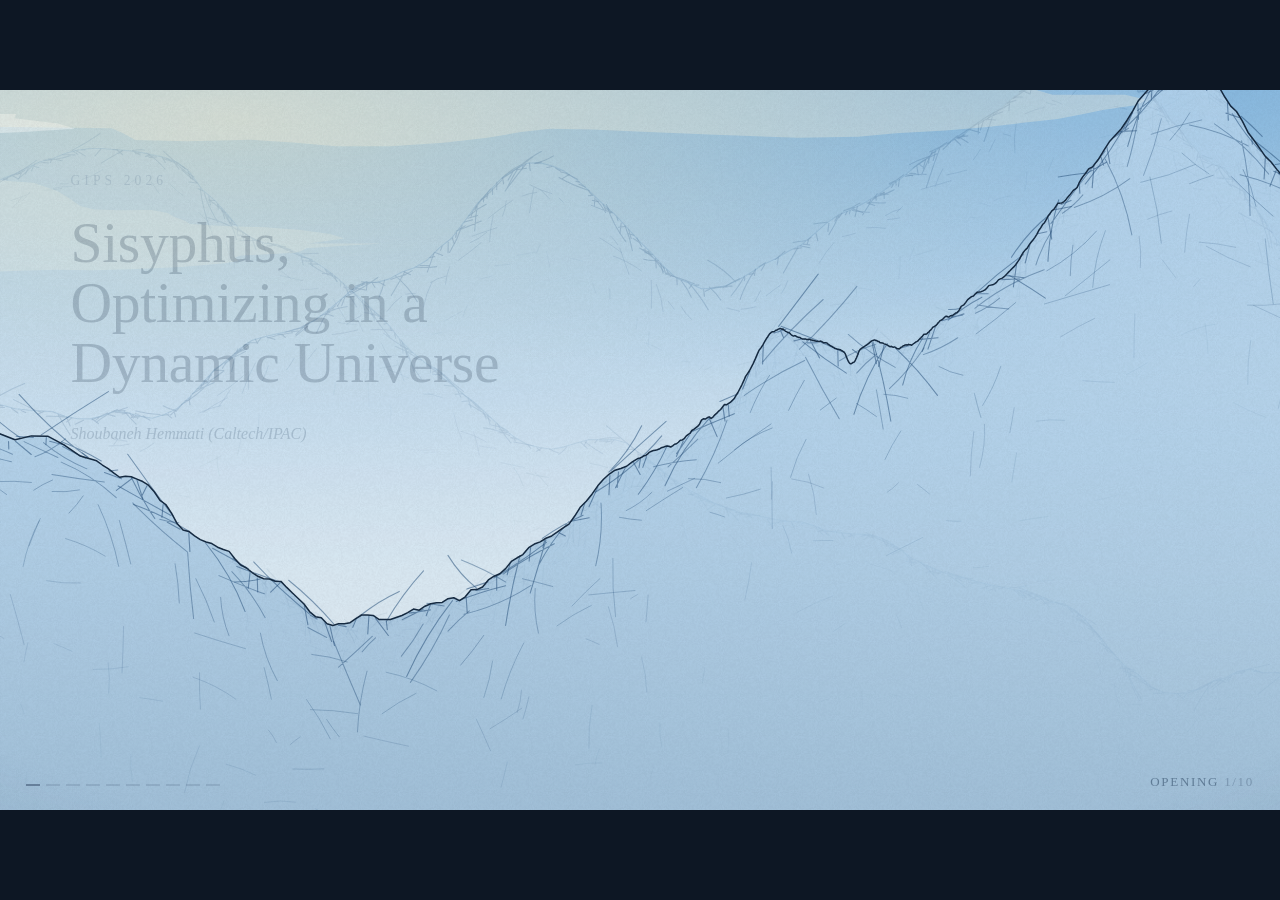
<file: index.html>
<!doctype html>
<html lang="en">
<head>
<meta charset="utf-8">
<title>Sisyphus, Optimizing in a Dynamic Universe</title>
<meta http-equiv="refresh" content="0; url=final/">
<link rel="canonical" href="final/">
</head>
<body>
<p>Redirecting to <a href="final/">the deck</a>...</p>
</body>
</html>
</file>
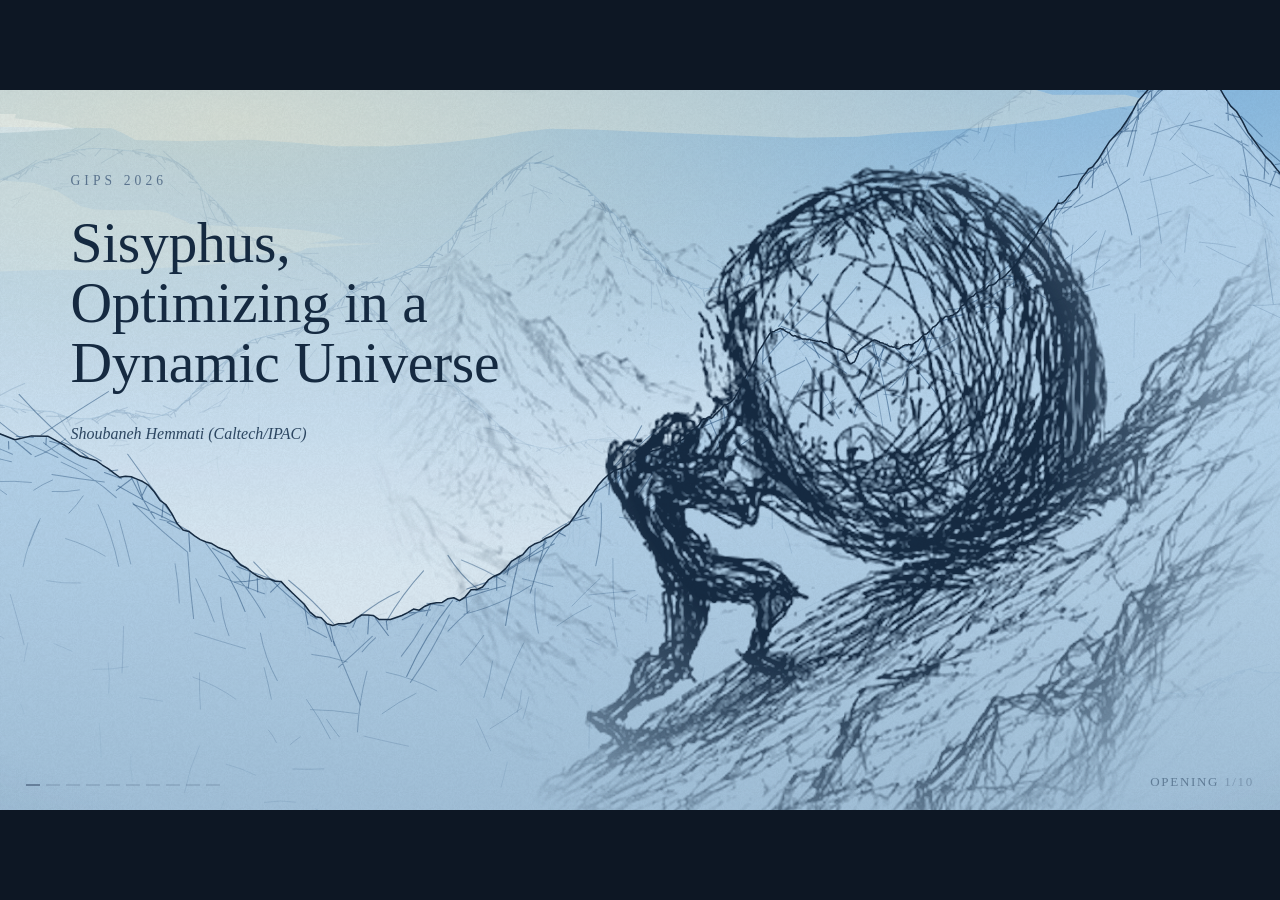
<file: final/index.html>
<!doctype html>
<html lang="en">
<head>
<meta charset="utf-8">
<meta name="viewport" content="width=device-width, initial-scale=1">
<title>Sisyphus, Optimizing in a Dynamic Universe</title>
<link rel="stylesheet" href="css/deck.css">
<link rel="preload" href="assets/opening.png" as="image">
</head>
<body>

<!-- Turns a scanned drawing into ink on transparent paper: alpha becomes
     1 − luminance, colour becomes the deck's ink. Cleaner and more reliable
     than mix-blend-mode, which a transformed ancestor isolates. -->
<svg width="0" height="0" style="position:absolute" aria-hidden="true">
  <filter id="inkify" color-interpolation-filters="sRGB"
          x="0" y="0" width="100%" height="100%">
    <feColorMatrix type="matrix" values="
      0 0 0 0 0.082
      0 0 0 0 0.165
      0 0 0 0 0.259
      -0.3333 -0.3333 -0.3333 0 1"/>
    <feComponentTransfer result="ink">
      <feFuncA type="linear" slope="1.35" intercept="-0.14"/>
    </feComponentTransfer>
    <!-- the alpha row above turns transparent pixels opaque, so clip the
         result back to wherever the source actually had ink -->
    <feComposite in="ink" in2="SourceGraphic" operator="in"/>
  </filter>
</svg>

<div id="viewport">
  <div id="stage">

    <!-- One world. The camera moves; this never gets rebuilt. -->
    <div id="world">
      <svg id="art" xmlns="http://www.w3.org/2000/svg" aria-hidden="true"></svg>
      <div id="plates"></div>
      <div id="texts"></div>
    </div>

    <div id="grain"></div>
    <div id="vignette"></div>

    <div id="dots"></div>
    <div id="hud"><b id="hud-name">—</b> <span id="hud-num"></span></div>

    <div id="index" class="overlay">
      <h2>Scenes — press a number, or click</h2>
      <div class="index-shell">
        <ol id="index-list"></ol>
        <img id="index-art" src="assets/2man.png" alt="">
      </div>
    </div>

    <div id="help" class="overlay">
      <h2>Keys</h2>
      <dl>
        <dt>→ &nbsp;space</dt><dd>next beat / next scene</dd>
        <dt>←</dt><dd>back</dd>
        <dt>1 … 9</dt><dd>jump to scene</dd>
        <dt>g &nbsp;esc</dt><dd>scene list</dd>
        <dt>n</dt><dd>presenter notes</dd>
        <dt>f</dt><dd>fullscreen</dd>
        <dt>a</dt><dd>animation on / off (instant navigation)</dd>
        <dt>h</dt><dd>hide the on-screen furniture</dd>
        <dt>?</dt><dd>this list</dd>
      </dl>
    </div>

    <div id="notes"><div class="who">notes</div><p id="notes-body"></p></div>

  </div>
</div>

<script src="js/terrain.js"></script>
<script src="js/art.js"></script>
<script src="js/scenes.js"></script>
<script src="js/engine.js"></script>
</body>
</html>
</file>
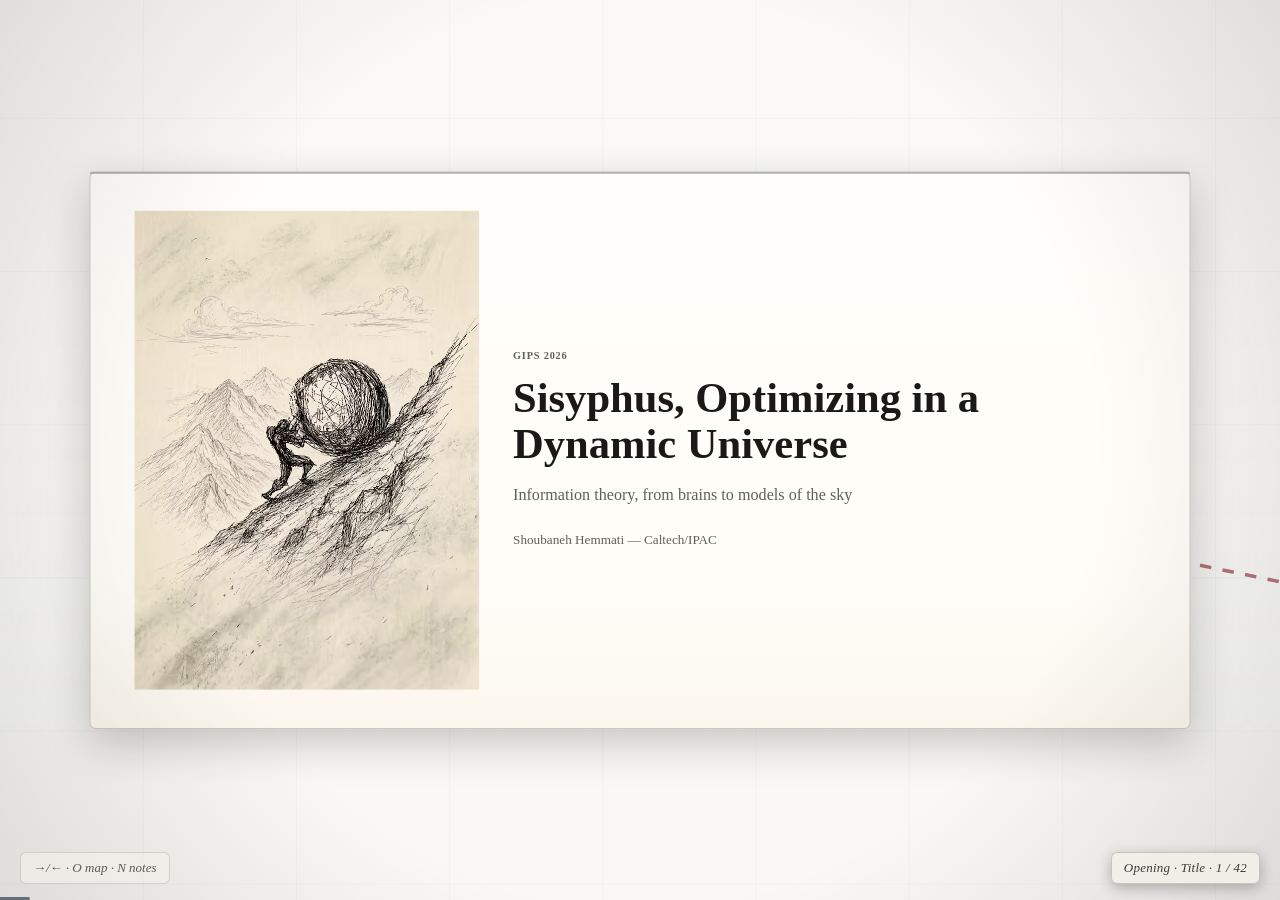
<file: slides/index.html>
<!doctype html>
<html lang="en">
<head>
<meta charset="utf-8">
<meta name="viewport" content="width=device-width, initial-scale=1">
<title>Sisyphus, Optimizing in a Dynamic Universe</title>
<link rel="preload" href="assets/opening.png" as="image">
<link rel="stylesheet" href="deck.css">
</head>
<body>
<div id="viewport" role="main" aria-label="Sisyphus presentation deck">
<div id="canvas">
  <div id="paper"></div>
  <svg id="decor" role="navigation" aria-label="Presentation map"></svg>

  <!-- ============ OPENING (north-west) ============ -->
  <section class="step" id="title" data-x="-5600" data-y="-3300" data-scale="1.15"
           data-title="Title" data-section="Opening" style="width:1500px">
    <div class="titlerow">
      <div class="img"><img class="sketch" src="assets/opening.png" width="1200" height="1666" decoding="async" fetchpriority="high" alt="Sisyphus pushing the boulder uphill"></div>
      <div>
        <div class="kicker">GIPS 2026</div>
        <h1>Sisyphus, Optimizing in a Dynamic Universe</h1>
        <p class="sub" style="margin-top:22px">Information theory, from brains to models of the sky</p>
        <p class="small" style="margin-top:34px">Shoubaneh Hemmati — Caltech/IPAC</p>
      </div>
    </div>
    <aside class="notes">Open on the drawing. No formalism yet — the boulder, the slope, and the suspicion that optimization is punishment.</aside>
  </section>

  <section class="step" id="rock" data-x="-3900" data-y="-2950" data-scale=".9"
           data-title="Why constant pushing?" data-section="Opening" style="width:1240px">
    <div class="kicker">motivation</div>
    <h2>We are always pushing toward an answer.</h2>
    <p>Sometimes the question is enormous: <em>What is dark energy?</em></p>
    <p>Sometimes it is ordinary: <em>Do I need another drink?</em></p>
    <p class="quote lg">Constant pushing means living inside questions that are not yet settled.</p>
    <p class="sub">The scale changes. The structure of inquiry keeps returning.</p>
    <aside class="notes">Use this as motivation, not outline. “Constant pushing” is not only heroic science; it is the repeated pressure of unresolved questions, from cosmology to tiny decisions. Then move to the promise: information only makes sense relative to the question being asked.</aside>
  </section>

  <section class="step" id="promise" data-x="-2300" data-y="-2550" data-scale=".9"
           data-title="The promise" data-section="Opening">
    <div class="kicker">the promise</div>
    <p class="quote">Information is always information about a question.</p>
    <p>One loop, three scales: first impressions · Rubin–Euclid astrometry · JAISP.</p>
    <p class="sub">Payoff: measure how much astrometric information survives each representation layer.</p>
    <aside class="notes">Foreshadow the payoff in the first three minutes so the philosophy visibly lands somewhere concrete.</aside>
  </section>

  <!-- ============ THE MAP ============ -->
  <section class="step ghost" id="map" data-x="-1500" data-y="800" data-scale="14"
           data-title="The map" data-section="The Map" data-overview="1">
    <aside class="notes">Hold here. “The whole talk, on one map: a loop of inquiry, four rulers for information, a research program.” Name the three regions, then promise: every stop ahead is a point on this sheet, and we will come back to see the trail.</aside>
  </section>

  <!-- ============ I · THE LOOP (ring, center 0,0, R=1650) ============ -->
  <section class="step ghost" id="regionloop" data-x="250" data-y="350" data-scale="6.5"
           data-title="Region I" data-section="I · The Loop" data-overview="1">
    <aside class="notes">Section I: the loop. Six stations — question, metric, data, model, compression, inference — then the verdict. Point at each before entering.</aside>
  </section>

  <section class="step" id="question" data-x="0" data-y="-1650" data-scale="1"
           data-title="Question" data-section="I · The Loop">
    <div class="kicker">the loop · question</div>
    <h2>Every inquiry begins with a question.</h2>
    <div class="duo">
      <div class="h"><div class="lab">a person just met</div>
        <p>Who are they? Interesting? Trustworthy? Reliable? What should I expect from them?</p></div>
      <div class="a"><div class="lab">Rubin–Euclid</div>
        <p>Where is this source? &nbsp;<em>θ = (x, y)</em> — reached only through pixels, PSFs, noise, calibration.</p></div>
    </div>
    <p class="sub">The question decides which parts of reality are signal and which are nuisance.</p>
    <p class="sub">Different stakes; similar machinery.</p>
  </section>

  <section class="step" id="matters" data-x="1289" data-y="-1029" data-scale="1"
           data-title="What matters" data-section="I · The Loop">
    <div class="kicker">the loop · what matters</div>
    <h2>What matters → an objective</h2>
    <p class="eq">question → values → utility → loss / metric / distance</p>
    <div class="duo">
      <div class="h"><div class="lab">human</div>
        <p>A football conversation is rich evidence for humor and flow — nearly useless for reliability under pressure.</p></div>
      <div class="a"><div class="lab">astrometry</div>
        <p>What must be preserved: morphology, PSF, centroid shifts, subpixel information, WCS.</p></div>
    </div>
  </section>

  <section class="step" id="metricdetail" data-x="2148" data-y="-1716" data-scale=".65"
           data-title="The ruler" data-section="I · The Loop">
    <div class="kicker">zoom · the ruler</div>
    <p class="quote">Change the ruler, change the landscape.</p>
    <ul>
      <li>The metric defines “closer to the answer.”</li>
      <li>Optimization moves through that geometry.</li>
      <li>A model can numerically converge while the scientific answer stays weakly constrained.</li>
    </ul>
    <p class="caution">Convergence of the optimizer is not convergence of inquiry.</p>
  </section>

  <section class="step" id="prospect" data-x="3050" data-y="-2400" data-scale=".65"
           data-title="The human ruler, measured" data-section="I · The Loop" style="width:1240px">
    <div class="kicker hu">zoom · the human ruler, measured</div>
    <h2>Prospect theory: the ruler people actually carry.</h2>
    <div class="duo">
      <div class="h"><div class="lab">human — Kahneman &amp; Tversky</div>
        <svg viewBox="0 0 540 360" style="width:100%; height:auto; display:block" role="img"
             aria-label="Prospect theory value function: an S-shaped curve through a reference point, steeper for losses than for gains">
          <!-- axes -->
          <line x1="24" y1="180" x2="516" y2="180" stroke="#cbc3b6" stroke-width="2"/>
          <line x1="270" y1="24" x2="270" y2="344" stroke="#cbc3b6" stroke-width="2"/>
          <!-- equal-distance guides: same |δ|, asymmetric value -->
          <line x1="420" y1="180" x2="420" y2="107" stroke="#9a3d42" stroke-width="1.5" stroke-dasharray="5 6" opacity=".45"/>
          <line x1="120" y1="180" x2="120" y2="308" stroke="#9a3d42" stroke-width="1.5" stroke-dasharray="5 6" opacity=".45"/>
          <!-- value function -->
          <path d="M270,180 C330,128 400,105 505,92" fill="none" stroke="#9a3d42" stroke-width="4" stroke-linecap="round"/>
          <path d="M270,180 C238,238 190,295 40,332" fill="none" stroke="#9a3d42" stroke-width="4" stroke-linecap="round"/>
          <circle cx="270" cy="180" r="5" fill="#9a3d42"/>
          <circle cx="420" cy="107" r="4.5" fill="#9a3d42"/>
          <circle cx="120" cy="308" r="4.5" fill="#9a3d42"/>
          <!-- labels -->
          <g font-family="Georgia, serif" font-style="italic" font-size="17" fill="#625f58">
            <text x="508" y="205" text-anchor="end">gains →</text>
            <text x="32" y="205">← losses</text>
            <text x="282" y="40">felt value</text>
            <text x="256" y="168" text-anchor="end" font-size="15">reference point</text>
            <text x="310" y="250" fill="#9a3d42">same distance,</text>
            <text x="310" y="271" fill="#9a3d42">bigger sting</text>
          </g>
        </svg>
        <p>Value is felt relative to a <em>reference point</em>; losses weigh ≈2× equal gains; sensitivity fades with distance. And people weight probabilities as w(p), not p — rare events loom large.</p></div>
      <div class="a"><div class="lab">astrometry</div>
        <svg viewBox="0 0 540 360" style="width:100%; height:auto; display:block" role="img"
             aria-label="Quadratic loss: a symmetric parabola around the true position">
          <!-- axes -->
          <line x1="24" y1="300" x2="516" y2="300" stroke="#cbc3b6" stroke-width="2"/>
          <line x1="270" y1="44" x2="270" y2="300" stroke="#cbc3b6" stroke-width="2"/>
          <!-- symmetric guides: ±δ cost the same -->
          <line x1="120" y1="300" x2="120" y2="188" stroke="#2f5f8f" stroke-width="1.5" stroke-dasharray="5 6" opacity=".45"/>
          <line x1="420" y1="300" x2="420" y2="188" stroke="#2f5f8f" stroke-width="1.5" stroke-dasharray="5 6" opacity=".45"/>
          <!-- quadratic loss -->
          <path d="M60,80 Q270,520 480,80" fill="none" stroke="#2f5f8f" stroke-width="4" stroke-linecap="round"/>
          <circle cx="270" cy="300" r="5" fill="#2f5f8f"/>
          <circle cx="120" cy="188" r="4.5" fill="#2f5f8f"/>
          <circle cx="420" cy="188" r="4.5" fill="#2f5f8f"/>
          <!-- labels -->
          <g font-family="Georgia, serif" font-style="italic" font-size="17" fill="#625f58">
            <text x="282" y="60">loss ∝ error²</text>
            <text x="270" y="325" text-anchor="middle">truth</text>
            <text x="96" y="325" text-anchor="end">−δ</text>
            <text x="430" y="325">+δ</text>
            <text x="286" y="178" fill="#2f5f8f">±δ cost the same</text>
          </g>
        </svg>
        <p>The Gaussian log-likelihood is a symmetric ruler: an error of +δ costs exactly what −δ costs, and doubling the error quadruples the loss.</p></div>
    </div>
    <p class="sub">Both optimizers converge — on differently shaped landscapes.</p>
    <p class="caution">Descriptive, not normative: the “wrong ruler” branch of the fork, measured in the lab.</p>
    <aside class="notes">Kahneman &amp; Tversky measured the human ruler and found it bent three ways: reference-dependent (value is Δ from a reference point, not absolute), loss-averse (λ ≈ 2 — the kink at the origin), and diminishing in sensitivity (both branches flatten). Plus probability weighting w(p). Point at the two dashed guides: same |δ|, very different felt value — versus the perfectly symmetric parabola astrometry assumes. Punchline: humans do optimize, on a systematically warped landscape — the optimizer converges, the ruler was the problem. This returns at the fork (“wrong ruler”) and quietly at the two endings: staying on the slope past the rational stopping point is loss aversion about the summit you imagined.</aside>
  </section>

  <section class="step" id="data" data-x="1608" data-y="368" data-scale="1"
           data-title="Data" data-section="I · The Loop">
    <div class="kicker">the loop · data</div>
    <h2>We never see θ. We see what it generates.</h2>
    <div class="duo">
      <div class="h"><div class="lab">observed</div>
        <p>words · tone · actions · promises · how they treat others · behavior under stress · repeated encounters</p></div>
      <div class="a"><div class="lab">observed</div>
        <p>Rubin pixels · Euclid pixels · multiple bands · PSFs · noise maps · sampling · WCS</p></div>
    </div>
  </section>

  <section class="step" id="nuisance" data-x="2681" data-y="613" data-scale=".65"
           data-title="Nuisance" data-section="I · The Loop">
    <div class="kicker">zoom · nuisance</div>
    <div class="duo">
      <div class="h"><div class="lab">human</div>
        <p>mood · setting · self-presentation · strategic behavior · stereotypes · memory · projection</p></div>
      <div class="a"><div class="lab">astrometry</div>
        <p>photon noise · blending · chromatic morphology · PSF variation · resampling · detector effects · background</p></div>
    </div>
    <p class="eq sm">p(D | θ, context, observer, action)</p>
    <p class="sub">The observer is not passive: probing changes behavior, and θ may be θ(t, context, relationship).</p>
    <aside class="notes">This quietly plants the “dynamic universe” of the title; it returns explicitly at the end.</aside>
  </section>

  <section class="step" id="model" data-x="716" data-y="1487" data-scale="1"
           data-title="Model" data-section="I · The Loop">
    <div class="kicker">the loop · model</div>
    <h2>A model connects data to what we care about.</h2>
    <div class="duo">
      <div class="h"><div class="lab">mental model</div>
        <p>traits, intentions, expectations, context-dependence — prior beliefs, new observations, revised beliefs.</p></div>
      <div class="a"><div class="lab">generative / learned</div>
        <p><em>p(D | θ)</em> with θ = (x, y) &nbsp;·&nbsp; or learned: <em>D → z → θ̂</em></p></div>
    </div>
    <p class="caution">A structural analogy only — no claim that the brain literally runs Bayesian inference.</p>
  </section>

  <section class="step" id="compression" data-x="-716" data-y="1487" data-scale="1"
           data-title="Compression" data-section="I · The Loop">
    <div class="kicker">the loop · compression</div>
    <h2>We cannot carry everything forward. So we compress.</h2>
    <p class="eq">D → T(D)</p>
    <p>T(D): statistic · catalog entry · centroid · latent vector · posterior · first impression.</p>
    <p class="sub">Different questions may require different compressions of the same data.</p>
  </section>

  <section class="step" id="sufficiency" data-x="-1194" data-y="2478" data-scale=".65"
           data-title="Lossy vs lossless" data-section="I · The Loop">
    <div class="kicker">zoom · lossy vs lossless</div>
    <p class="eq">I(T(D); θ) = I(D; θ) &nbsp;&nbsp;yet&nbsp;&nbsp; I(T(D); φ) &lt; I(D; φ)</p>
    <p class="quote lg">Lossy with respect to the data can still be lossless with respect to the question.</p>
    <p class="sub">A sufficient statistic for θ may silently destroy everything about φ.</p>
  </section>

  <section class="step" id="humanrecompress" data-x="250" data-y="2650" data-scale=".65"
           data-title="Recompression" data-section="I · The Loop">
    <div class="kicker hu">zoom · the human case</div>
    <p>Hundreds of observations collapse to <em>“nice.”</em></p>
    <ul>
      <li>Enough for: “would I enjoy another coffee with them?”</li>
      <li>Hopeless for: “would I trust them with something important?”</li>
      <li>The clues may already be in memory — rebuild the summary.</li>
    </ul>
    <p class="caution as">No new data required — a new compression of the old data.</p>
  </section>

  <section class="step" id="inference" data-x="-1608" data-y="368" data-scale="1"
           data-title="Inference" data-section="I · The Loop">
    <div class="kicker">the loop · inference</div>
    <h2>An answer — with a width.</h2>
    <p>A posterior, or a learned estimator, yields the quantity <em>and</em> its remaining uncertainty.</p>
    <p class="sub">A number without its width is not an answer.</p>
    <aside class="notes">Pivot line into Region II: “we need rulers for knowledge itself.”</aside>
  </section>

  <!-- ============ II · FOUR RULERS (west cluster) ============ -->
  <section class="step ghost" id="regioninfo" data-x="-3900" data-y="-250" data-scale="4.4"
           data-title="Region II" data-section="II · Four Rulers" data-overview="1">
    <aside class="notes">Section II: four ways to measure a state of knowledge. Walk the square: entropy → surprise → KL → Fisher.</aside>
  </section>

  <section class="step" id="entropy" data-x="-3300" data-y="1000" data-scale="1"
           data-title="Entropy" data-section="II · Four Rulers">
    <div class="kicker as">ruler 1 · entropy</div>
    <h2>How uncertain am I?</h2>
    <p>Broad posterior — much still possible. Narrow posterior — little room left.</p>
    <div class="duo">
      <div class="h"><div class="lab">human</div><p>A confident first impression can be flatly wrong: bias, overconfidence, the wrong model class.</p></div>
      <div class="a"><div class="lab">astrometry</div><p>A tight error bar can be wrong: biased calibration, omitted systematics, miscalibrated learned uncertainty.</p></div>
    </div>
    <p class="caution">Low entropy is not truth. We can be confidently wrong.</p>
  </section>

  <section class="step" id="surprise" data-x="-4700" data-y="1000" data-scale="1"
           data-title="Surprise" data-section="II · Four Rulers">
    <div class="kicker as">ruler 2 · surprise</div>
    <h2>How unexpected was this?</h2>
    <p class="eq">s(D) = −log p(D)</p>
    <div class="duo">
      <div class="h"><div class="lab">human</div><p>The quiet, restrained person does something wildly out of character.</p></div>
      <div class="a"><div class="lab">astrometry</div><p>An observation lands far from what source + calibration + model predict.</p></div>
    </div>
    <p class="caution">Surprise is not information gain — a bizarre datum can teach you nothing about θ.</p>
  </section>

  <section class="step" id="kl" data-x="-4700" data-y="-400" data-scale="1"
           data-title="KL divergence" data-section="II · Four Rulers">
    <div class="kicker as">ruler 3 · information gain</div>
    <h2>How much did I learn?</h2>
    <p class="eq">D<sub>KL</sub>[ p(θ | D) ‖ p(θ) ]</p>
    <p>Not “was the observation unexpected?” but “how much did it move what I believe <em>about the thing I care about</em>?”</p>
  </section>

  <section class="step" id="fisher" data-x="-3300" data-y="-400" data-scale="1"
           data-title="Fisher" data-section="II · Four Rulers">
    <div class="kicker as">ruler 4 · Fisher</div>
    <h2>Where is the hill steep?</h2>
    <p>If the true parameter moved slightly, how strongly would the observable distribution change?</p>
    <ul>
      <li><b>High Fisher:</b> steep likelihood — the parameter can be pinned down.</li>
      <li><b>Low Fisher:</b> flat direction — degeneracy, weak sensitivity.</li>
    </ul>
    <p class="sub">In the mountain metaphor: Fisher is the local curvature of the hill.</p>
  </section>

  <section class="step" id="fisherastro" data-x="-3300" data-y="-1700" data-scale=".55"
           data-title="Fisher for position" data-section="II · Four Rulers">
    <div class="kicker as">zoom · Fisher, concretely</div>
    <p class="eq">F ≈ diag( 1/σ<sub>x</sub>², 1/σ<sub>y</sub>² ) &nbsp;⇒&nbsp; F ∝ 1/σ<sub>pos</sub>²</p>
    <p>More photons, sharper PSF, better sampling → a steeper hill. Astrometry is the cleanest first example.</p>
    <p class="sub">On the human side, keep it qualitative: which interaction is <em>diagnostic</em> for the trait you care about?</p>
    <aside class="notes">Fisher is local — tied to regular / Gaussian-ish likelihoods. Don’t oversell it.</aside>
  </section>

  <section class="step" id="quad" data-x="-2500" data-y="-1650" data-scale=".8"
           data-title="The four rulers" data-section="II · Four Rulers">
    <div class="kicker as">one slide to remember</div>
    <ul class="lg">
      <li><b>Entropy</b> — how uncertain am I?</li>
      <li><b>Surprise</b> — how unexpected was this observation?</li>
      <li><b>KL</b> — how much did I learn?</li>
      <li><b>Fisher</b> — where is the hill steep?</li>
    </ul>
    <aside class="notes">Say the four lines slowly. This is the take-home card for students.</aside>
  </section>

  <!-- ============ THE VERDICT & THE FORK ============ -->
  <section class="step" id="goodenough" data-x="-1289" data-y="-1029" data-scale="1"
           data-title="Good enough?" data-section="The Fork">
    <div class="kicker">the loop · verdict</div>
    <h2>Is the answer good enough?</h2>
    <p><b style="color:var(--prog)">Yes</b> — use it, stop, or ask the next question.</p>
    <p><b style="color:var(--human)">No</b> — diagnose why. Three failures →</p>
  </section>

  <section class="step" id="fork" data-x="0" data-y="0" data-scale="1.05"
           data-title="The three-way fork" data-section="The Fork" style="width:1360px">
    <div class="kicker">the heart of the talk</div>
    <h2>Not constraining enough — why?</h2>
    <div class="three">
      <div class="mini A branch build" data-exit="matters">
        <h3>wrong ruler</h3>
        <p>Question, metric, or loss is inadequate.</p>
        <div class="more">
          <ul>
            <li>ask a better question; redefine utility</li>
            <li>change the loss, the metric, the distance</li>
          </ul>
          <p class="lead">You are not moving on the landscape — you are exchanging it. → back to the ruler</p>
        </div>
      </div>
      <div class="mini B branch build" data-exit="compression">
        <h3>bad compression</h3>
        <p>The data had it; the representation hid it.</p>
        <div class="more">
          <ul>
            <li>a different statistic, readout, representation</li>
            <li>step back toward the raw data</li>
          </ul>
          <p class="lead">No new observation required — foundation models live here. → recompress</p>
        </div>
      </div>
      <div class="mini C branch build" data-exit="expdesign">
        <h3>missing information</h3>
        <p>The data do not contain it.</p>
        <div class="more">
          <ul>
            <li>depth · resolution · area · S/N</li>
            <li>wavelength · epoch · vantage · instrument</li>
          </ul>
          <p class="lead">Which observation, exactly? → experimental design</p>
        </div>
      </div>
    </div>
    <aside class="notes">One failure at a time: each advance highlights a branch, expands its remedies, and lights that exit road on the map — back to the ruler, down to recompression and foundation models, down to experimental design. The three stay side by side because they are alternatives, not stops on a journey.</aside>
  </section>

  <!-- ============ III · THE RESEARCH PROGRAM (south) ============ -->
  <section class="step ghost" id="regionprog" data-x="-1300" data-y="4300" data-scale="7"
           data-title="Region III" data-section="III · The Program" data-overview="1">
    <aside class="notes">Section III: from principle to program — design, joint processing, foundation representations, JAISP, and the Fisher test.</aside>
  </section>

  <section class="step" id="expdesign" data-x="2500" data-y="3700" data-scale="1"
           data-title="Experimental design" data-section="III · The Program">
    <div class="kicker pr">experimental design</div>
    <h2>Which observation teaches me the most?</h2>
    <p class="eq">EIG(d) = 𝔼<sub>y</sub> D<sub>KL</sub>[ p(θ | y, d) ‖ p(θ) ]</p>
    <p class="sub">Maximize expected information gain; in the Gaussian limit, use a Fisher criterion.</p>
  </section>

  <section class="step" id="expexamples" data-x="2500" data-y="4900" data-scale=".7"
           data-title="Design examples" data-section="III · The Program">
    <div class="kicker pr">zoom · designing the probe</div>
    <div class="duo">
      <div class="h"><div class="lab">human</div>
        <p>Small talk ≈ little. Responsibility, disagreement, stress, cooperation ≫. Ethics bind the probe.</p></div>
      <div class="a"><div class="lab">astrometry</div>
        <p>Sharper PSF, better sampling, another epoch. A little resolution can beat many photons.</p></div>
    </div>
  </section>

  <section class="step" id="joint" data-x="900" data-y="3850" data-scale="1"
           data-title="Joint processing" data-section="III · The Program">
    <div class="kicker pr">joint processing</div>
    <h2>Datasets can lend information to each other.</h2>
    <p>One experiment may constrain what another measures poorly.</p>
    <p class="sub">The question becomes: <em>where</em> in the pipeline do you let them meet?</p>
  </section>

  <section class="step" id="jointhuman" data-x="900" data-y="5000" data-scale=".7"
           data-title="Many contexts" data-section="III · The Program">
    <div class="kicker hu">zoom · one person, many contexts</div>
    <p>Work, friendship, stress, conflict, play — same latent person, different noise and selection.</p>
    <p class="eq sm">D₁, D₂, D₃, … → one shared latent model of the person</p>
    <p class="sub">Not: reduce each context to a label, then compare labels.</p>
  </section>

  <section class="step" id="rubineuclid" data-x="-700" data-y="3850" data-scale="1"
           data-title="Rubin–Euclid" data-section="III · The Program">
    <div class="kicker pr">Rubin–Euclid</div>
    <p class="eq">D<sub>R</sub> → C<sub>R</sub>, &nbsp; D<sub>E</sub> → C<sub>E</sub>, &nbsp;then C<sub>R</sub> + C<sub>E</sub> &nbsp;&nbsp;<span style="color:var(--muted)">— each already lossy</span></p>
    <p class="eq">(D<sub>R</sub>, D<sub>E</sub>) → Z<sub>joint</sub> → measurement</p>
    <p class="quote lg">Compress the shared reality, not each instrument separately.</p>
  </section>

  <section class="step" id="transferflavors" data-x="-700" data-y="5000" data-scale=".7"
           data-title="Three flavors" data-section="III · The Program">
    <div class="kicker pr">zoom · three flavors of “joint”</div>
    <div class="three">
      <div class="mini"><h3>Joint inference</h3><p>Both carry information about θ: F<sub>joint</sub> = F<sub>R</sub> + F<sub>E</sub> (conditionally independent).</p></div>
      <div class="mini"><h3>Information transfer</h3><p>Euclid VIS sharpness improves measurements tied to Rubin bands.</p></div>
      <div class="mini"><h3>Information completion</h3><p>Masked-band reconstruction infers weakly observed structure from correlated channels.</p></div>
    </div>
  </section>

  <section class="step" id="foundation" data-x="-2300" data-y="3850" data-scale="1"
           data-title="Foundation representation" data-section="III · The Program">
    <div class="kicker pr">many questions, same data</div>
    <h2>The cost of rebuilding</h2>
    <p>If every question starts from raw pixels, the cost is enormous.</p>
    <p class="quote lg">Can we learn a compression that survives changes in the question?</p>
    <p class="sub">Not lossless; broadly reusable for questions not yet asked.</p>
  </section>

  <section class="step" id="foundationhuman" data-x="-2300" data-y="5000" data-scale=".7"
           data-title="Human parallel" data-section="III · The Program">
    <div class="kicker hu">zoom · the human parallel</div>
    <p>We do not keep separate mental databases for “person for football,” “person for advice,” “person for trust.”</p>
    <p>One rich representation, interrogated differently per question. Failure means reweight, recompress, or gather more.</p>
  </section>

  <section class="step" id="receipts" data-x="-3900" data-y="3700" data-scale="1"
           data-title="The JAISP paper" data-section="III · The Program" style="width:1300px">
    <div class="kicker pr">the payoff · JAISP</div>
    <h2 style="margin-bottom:10px">This is what we did here.</h2>
    <div class="figure" style="margin-top:6px">
      <img src="assets/paper.png" width="1204" height="956" decoding="async"
           alt="JAISP paper title page — A Joint Rubin–Euclid Foundation Model for Cross-Instrument Source Detection and Astrometry">
      <p class="figcap">A joint Rubin–Euclid foundation model for cross-instrument source detection and astrometry: learn a shared representation from the images, then read out the measurement needed for the question.</p>
    </div>
  </section>

  <section class="step" id="jaisp" data-x="-3900" data-y="5000" data-scale=".9"
           data-title="JAISP architecture" data-section="III · The Program" style="width:1300px">
    <div class="kicker pr">what the model does</div>
    <h2 style="margin-bottom:10px">Learn once, interrogate per question.</h2>
    <div class="figure">
      <img src="assets/jaisp_architecture_crop.png" width="1109" height="550" decoding="async" alt="JAISP architecture: masked-band pretraining and downstream heads">
      <p class="figcap">10 bands: Rubin ugrizy + Euclid VIS·Y·J·H → two-stream ConvNeXt stems → shared transformer latent → detection · astrometry · photometry · shape · redshift heads.</p>
    </div>
  </section>

  <section class="step" id="fisherlatent" data-x="-5400" data-y="4300" data-scale=".7"
           data-title="Fisher through the latent" data-section="III · The Program">
    <div class="kicker pr">the measurable claim</div>
    <p class="eq">F<sub>pixels</sub> → F<sub>stems</sub> → F<sub>fused</sub> → F<sub>head</sub></p>
    <div class="three compact">
      <div class="mini"><h3>Probe</h3><p>Inject known (x,y); perturb ±δx, ±δy across noise realizations.</p></div>
      <div class="mini"><h3>Measure</h3><p><em>F<sub>z</sub> = J<sub>z</sub>ᵀ C<sub>z</sub>⁻¹ J<sub>z</sub></em>, with J<sub>z</sub> = ∂⟨z⟩/∂(x,y).</p></div>
      <div class="mini"><h3>Read</h3><p>F drop = information lost. F<sub>fused</sub> ≈ F<sub>pixels</sub> = lossless for astrometry.</p></div>
    </div>
    <p class="sub">Test astrometry first; repeat for photometry, shape, redshift.</p>
    <aside class="notes">This turns “the latent looks useful” into an information-retention measurement. If a toy result exists, show it here.</aside>
  </section>

  <!-- ============ RETURN ============ -->
  <section class="step ghost" id="map2" data-x="-1500" data-y="800" data-scale="14"
           data-title="One map" data-section="Return" data-overview="1">
    <aside class="notes">Say it here: “It was all one map.” The trail you walked is now drawn in solid ink — human inference, survey astrometry, and foundation models were regions of the same loop.</aside>
  </section>

  <section class="step" id="dynamic" data-x="-6200" data-y="-1800" data-scale=".95"
           data-title="The dynamic universe" data-section="Return">
    <div class="kicker">the title, earned</div>
    <h2>Sometimes the hill itself moves.</h2>
    <ul>
      <li>A person changes, reacts, learns, performs, adapts to the observer.</li>
      <li>Even the “static” sky moves: proper motion across Rubin’s decade.</li>
      <li>New instruments, new surveys, new questions — the landscape is redrawn under your feet.</li>
    </ul>
    <p class="sub">The optimizer is not merely climbing a difficult hill. The hill is dynamic.</p>
  </section>

  <section class="step" id="endings" data-x="-7300" data-y="-1100" data-scale="1"
           data-title="Two endings" data-section="Return">
    <div class="kicker">two endings</div>
    <h2>Die on the hill · die on the slope</h2>
    <p><b>On the hill</b> — the answer sufficed for the question. Stop, or ask the next one.</p>
    <p style="margin-top:10px"><b>On the slope</b> — uncertainty remains, the theory is incomplete, the experiment outlives you. The search for a final theory, <em>half in longing, half in mourning</em>.</p>
    <p class="sub">Finite observers inside open-ended inquiry.</p>
    <aside class="notes">Weinberg beat — verify the exact quotation and attribution before the public version.</aside>
  </section>

  <section class="step" id="breakgame" data-x="-8600" data-y="-2000" data-scale="1.05"
           data-title="Sisyphus takes a break" data-section="Return" style="width:1150px">
    <img class="sketch" src="assets/closing.png" width="1524" height="1470" decoding="async" alt="Sisyphus takes a break — playing pinball beside the boulder" style="max-height:560px; width:auto; margin:0 auto;">
    <p class="sub" style="text-align:center; margin-top:14px">…and starts the game.</p>
    <p class="small" style="text-align:center">cartoon: Jon Adams</p>
    <aside class="notes">Land the reversal: no universal loss, no compression sufficient for every question, every answer breeds questions. The purpose was never to stop pushing.</aside>
  </section>

  <section class="step hollow" id="final" data-x="-8600" data-y="-1925" data-scale="1"
           data-title="Final line" data-section="Return" data-friend="breakgame"
           style="width:1150px; height:1100px; justify-content:flex-end">
    <p class="small" style="margin-bottom:16px">Maybe the rock comes back because we keep finding better questions.</p>
    <p class="quote xl">One must imagine Sisyphus happy.</p>
  </section>
</div>
</div>

<div id="hint">→/← · O map · N notes</div>
<div id="hud" aria-live="polite" aria-atomic="true"></div>
<div id="noteBox" role="note"></div>

<script src="deck.js"></script>
</body>
</html>
</file>
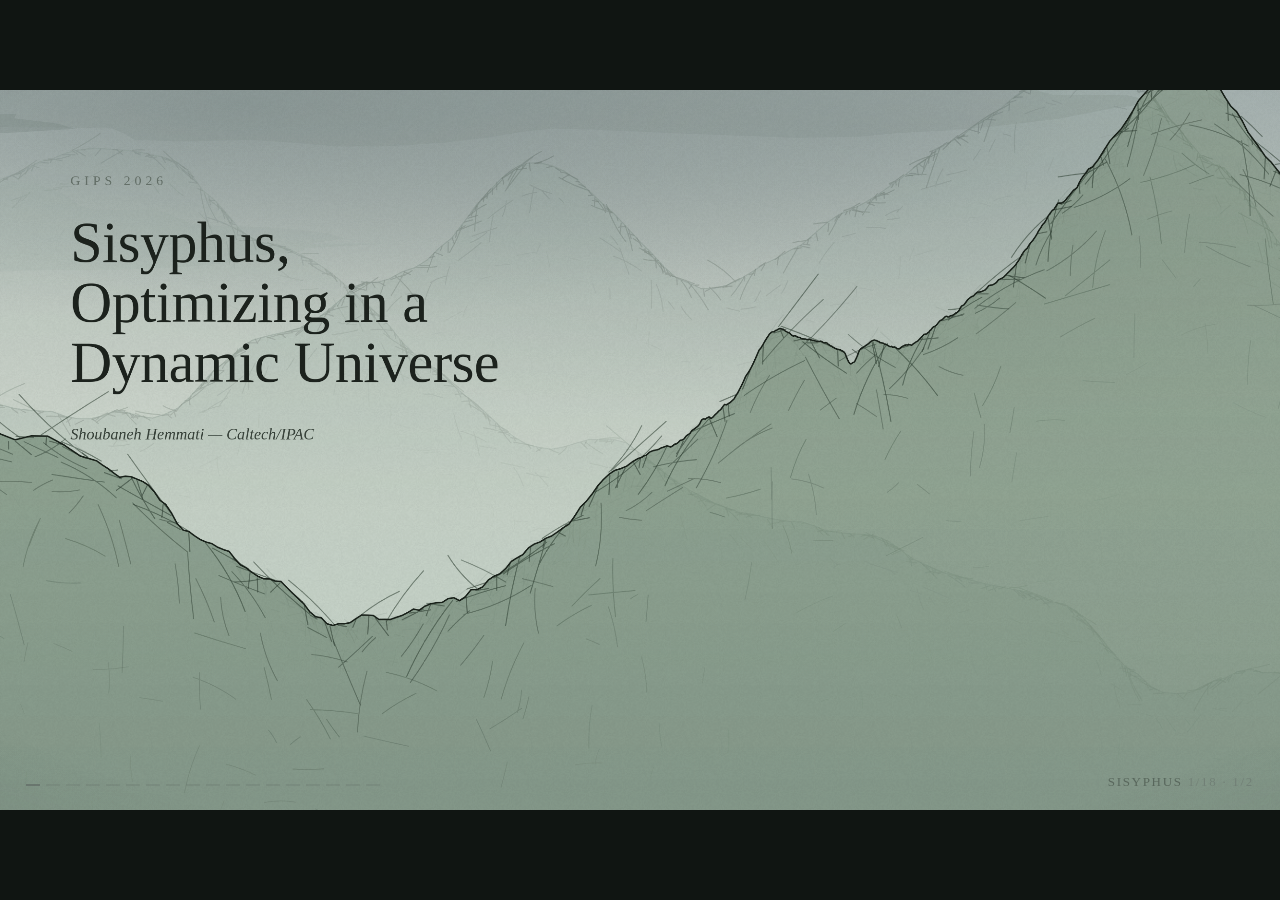
<file: spatial/index.html>
<!doctype html>
<html lang="en">
<head>
<meta charset="utf-8">
<meta name="viewport" content="width=device-width, initial-scale=1">
<title>Sisyphus, Optimizing in a Dynamic Universe</title>
<link rel="stylesheet" href="css/deck.css">
<link rel="preload" href="assets/opening.png" as="image">
</head>
<body>

<!-- Turns a scanned drawing into ink on transparent paper: alpha becomes
     1 − luminance, colour becomes the deck's ink. Cleaner and more reliable
     than mix-blend-mode, which a transformed ancestor isolates. -->
<svg width="0" height="0" style="position:absolute" aria-hidden="true">
  <filter id="inkify" color-interpolation-filters="sRGB"
          x="0" y="0" width="100%" height="100%">
    <feColorMatrix type="matrix" values="
      0 0 0 0 0.078
      0 0 0 0 0.095
      0 0 0 0 0.084
      -0.3333 -0.3333 -0.3333 0 1"/>
    <feComponentTransfer result="ink">
      <feFuncA type="linear" slope="1.35" intercept="-0.14"/>
    </feComponentTransfer>
    <!-- the alpha row above turns transparent pixels opaque, so clip the
         result back to wherever the source actually had ink -->
    <feComposite in="ink" in2="SourceGraphic" operator="in"/>
  </filter>
</svg>

<div id="viewport">
  <div id="stage">

    <!-- One world. The camera moves; this never gets rebuilt. -->
    <div id="world">
      <svg id="art" xmlns="http://www.w3.org/2000/svg" aria-hidden="true"></svg>
      <div id="plates"></div>
      <div id="texts"></div>
    </div>

    <div id="grain"></div>
    <div id="vignette"></div>

    <div id="dots"></div>
    <div id="hud"><b id="hud-name">—</b> <span id="hud-num"></span></div>

    <div id="index" class="overlay">
      <h2>Scenes — press a number, or click</h2>
      <ol id="index-list"></ol>
    </div>

    <div id="help" class="overlay">
      <h2>Keys</h2>
      <dl>
        <dt>→ &nbsp;space</dt><dd>next beat / next scene</dd>
        <dt>←</dt><dd>back</dd>
        <dt>1 … 9</dt><dd>jump to scene</dd>
        <dt>g &nbsp;esc</dt><dd>scene list</dd>
        <dt>n</dt><dd>presenter notes</dd>
        <dt>f</dt><dd>fullscreen</dd>
        <dt>a</dt><dd>animation on / off (instant navigation)</dd>
        <dt>h</dt><dd>hide the on-screen furniture</dd>
        <dt>?</dt><dd>this list</dd>
      </dl>
    </div>

    <div id="notes"><div class="who">notes</div><p id="notes-body"></p></div>

  </div>
</div>

<script src="js/terrain.js"></script>
<script src="js/art.js"></script>
<script src="js/scenes.js"></script>
<script src="js/engine.js"></script>
</body>
</html>
</file>
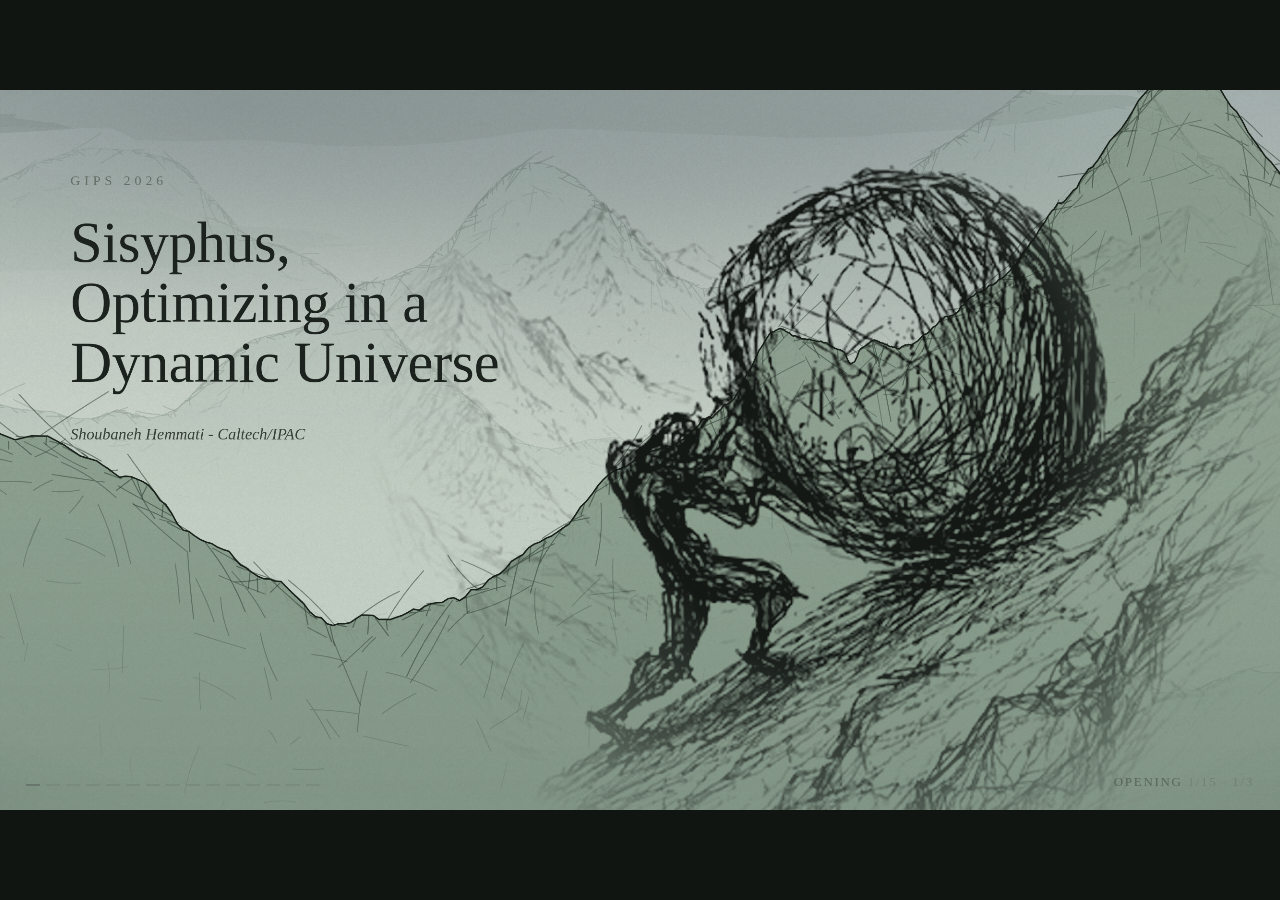
<file: talk/index.html>
<!doctype html>
<html lang="en">
<head>
<meta charset="utf-8">
<meta name="viewport" content="width=device-width, initial-scale=1">
<title>Sisyphus, Optimizing in a Dynamic Universe</title>
<link rel="stylesheet" href="../spatial/css/deck.css">
<link rel="stylesheet" href="deck.css">
<link rel="preload" href="../spatial/assets/opening.png" as="image">
</head>
<body>

<svg width="0" height="0" style="position:absolute" aria-hidden="true">
  <filter id="inkify" color-interpolation-filters="sRGB"
          x="0" y="0" width="100%" height="100%">
    <feColorMatrix type="matrix" values="
      0 0 0 0 0.078
      0 0 0 0 0.095
      0 0 0 0 0.084
      -0.3333 -0.3333 -0.3333 0 1"/>
    <feComponentTransfer result="ink">
      <feFuncA type="linear" slope="1.35" intercept="-0.14"/>
    </feComponentTransfer>
    <feComposite in="ink" in2="SourceGraphic" operator="in"/>
  </filter>
</svg>

<div id="viewport">
  <div id="stage">
    <div id="world">
      <svg id="art" xmlns="http://www.w3.org/2000/svg" aria-hidden="true"></svg>
      <div id="plates"></div>
      <div id="texts"></div>
    </div>

    <div id="grain"></div>
    <div id="vignette"></div>

    <div id="dots"></div>
    <div id="hud"><b id="hud-name">-</b> <span id="hud-num"></span></div>

    <div id="index" class="overlay">
      <h2>Scenes - press a number, or click</h2>
      <ol id="index-list"></ol>
    </div>

    <div id="help" class="overlay">
      <h2>Keys</h2>
      <dl>
        <dt>right / space</dt><dd>next beat or scene</dd>
        <dt>left</dt><dd>back</dd>
        <dt>1...9</dt><dd>jump to a scene</dd>
        <dt>g / esc</dt><dd>scene list</dd>
        <dt>n</dt><dd>presenter notes</dd>
        <dt>f</dt><dd>fullscreen</dd>
        <dt>a</dt><dd>animation on / off</dd>
        <dt>h</dt><dd>hide the on-screen furniture</dd>
      </dl>
    </div>

    <div id="notes"><div class="who">notes</div><p id="notes-body"></p></div>
  </div>
</div>

<script src="../spatial/js/terrain.js"></script>
<script src="../spatial/js/art.js"></script>
<script src="scenes.js"></script>
<script src="../spatial/js/engine.js"></script>
</body>
</html>
</file>
<file: final/css/deck.css>
/* ============================================================================
   deck.css — paper, ink, and typography.
   Nothing in here knows anything about the argument. Colours and type scale
   live at the top; everything else is plumbing.
   ========================================================================= */

:root {
  --paper: #f5f6f2;   /* classic white, a breath of warmth */
  --paper-hi: #ffffff;
  --ink: #152a42;     /* prussian navy, not soot */
  --ink-soft: #2d4763;
  --muted: #5c7590;
  --human: #c2562f;   /* the second hand — warm against the blue */
  --bar: #0d1724;
  --serif: "Iowan Old Style", "Palatino Linotype", Palatino, "Hoefler Text",
    Georgia, "Times New Roman", serif;
}

* { margin: 0; padding: 0; box-sizing: border-box; }

html, body {
  height: 100%;
  overflow: hidden;
  background: var(--bar);
  color: var(--ink);
  font-family: var(--serif);
  -webkit-font-smoothing: antialiased;
  font-feature-settings: "kern" 1, "liga" 1;
}

#viewport { position: fixed; inset: 0; display: grid; place-items: center; }

/* The 16:9 sheet. Everything spatial happens inside it. */
#stage {
  position: relative;
  overflow: hidden;
  background:
    radial-gradient(115% 70% at 18% 4%, rgba(255, 235, 188, .42), transparent 58%),
    radial-gradient(120% 65% at 74% 0%, rgba(78, 146, 205, .34), transparent 64%),
    radial-gradient(95% 42% at 42% 26%, rgba(150, 190, 228, .14), transparent 72%),
    linear-gradient(180deg, #9cc5e6 0%, #c7ddf0 38%, #e5eef6 66%, var(--paper) 100%);
}

#world {
  position: absolute;
  left: 0; top: 0;
  transform-origin: 0 0;
}
/* Promote to a GPU layer only while the camera is moving: a permanently
   composited layer caches a stale rasterization and the text goes soft.
   At rest the layer drops and glyphs re-rasterize at the final scale.   */
#world.moving { will-change: transform; }

/* ------------------------------------------------------------------ ink --- */
#art {
  position: absolute;
  overflow: visible;
  --u: 1px;                      /* world units per screen pixel, set by engine */
}
/* Layer opacity is driven frame-by-frame from engine.js (scene state x zoom
   level-of-detail), so no CSS transition here — it would lag the crossfade. */

.ink {
  fill: none;
  stroke: var(--ink);
  stroke-linecap: round;
  stroke-linejoin: round;
  stroke-width: calc(var(--u) * 1);
  vector-effect: none;
}

.ridgeline   { stroke-width: calc(var(--u) * 1.5); stroke: #152a42; }
.ridge-far   { stroke-width: calc(var(--u) * 1.1); stroke: #7ca4c6; }
.ridgeline-new {
  stroke-width: calc(var(--u) * 1.5);
  stroke: #2e6fae;
  stroke-dasharray: calc(var(--u) * 11) calc(var(--u) * 7);
}
.hatch       { stroke: #29517c; }
.ball        { stroke-width: calc(var(--u) * 0.9); stroke: #152a42; opacity: .92; }

.gridline    { stroke: #87a7c6; stroke-width: calc(var(--u) * 0.8); opacity: .36; }
.axis        { stroke: #2b5c8f; stroke-width: calc(var(--u) * 1.1); }
.plotted     { stroke: #152a42; stroke-width: calc(var(--u) * 1.7); }

.ring        { stroke: #2b5c8f; stroke-width: calc(var(--u) * 1.1); opacity: .6; }
.ring.loud   { stroke: #152a42; stroke-width: calc(var(--u) * 1.4); opacity: .9; }
.drop        { stroke: #5a86ad; stroke-width: calc(var(--u) * 0.9); opacity: .55;
               stroke-dasharray: calc(var(--u) * 5) calc(var(--u) * 4); }
.leader      { stroke: #5a86ad; stroke-width: calc(var(--u) * 1); opacity: .65; }
.dot         { fill: #152a42; opacity: 0; }

/* stations: soundings, compressions, rulers, routes, instruments */
.errbar      { stroke: #3a6ea3; stroke-width: calc(var(--u) * 0.9); opacity: .78; }
.datum       { fill: #152a42; opacity: .82; }
.datum.loud  { fill: none; stroke: #152a42; stroke-width: calc(var(--u) * 1.4); }
.knot        { fill: none; stroke: #152a42; stroke-width: calc(var(--u) * 1.3); }
.resid       { stroke: #6d94ba; stroke-width: calc(var(--u) * 0.8); opacity: .55; }
.guide       { stroke: #2b5c8f; stroke-width: calc(var(--u) * 1.1); opacity: .65;
               stroke-dasharray: calc(var(--u) * 8) calc(var(--u) * 6); }
.trail       { stroke: #2b5c8f; stroke-width: calc(var(--u) * 1.3); opacity: .75;
               stroke-dasharray: calc(var(--u) * 9) calc(var(--u) * 7); }
.sight       { stroke: #6d94ba; stroke-width: calc(var(--u) * 0.8); opacity: .46; }

.marker.cand .ring { opacity: .3; }
.marker.cand.win .ring { opacity: .95; stroke: #152a42;
                         stroke-width: calc(var(--u) * 1.5); }
.marker.cand.win .dot  { opacity: 1; }
.marker.cand.win .drop { opacity: .8; }
.marker.cand .glab { opacity: .45; }
.marker.cand.win .glab { opacity: 1; }
.marker.cand .ring, .marker.cand .drop, .marker.cand .dot, .marker.cand .glab {
  transition: opacity 420ms ease, stroke-width 420ms ease;
}

text.glab {
  fill: #2b5c8f;
  font-family: var(--serif);
  font-style: italic;
  font-size: calc(var(--u) * 17);
}
text.glab.sm { font-size: calc(var(--u) * 13); }
text.glab.loop { font-size: calc(var(--u) * 30); fill: var(--ink); }

/* --------------------------------------------------------------- plates ---
   Rasters living in the world. `.feather` dissolves a drawing into the paper;
   `.framed` lays a figure on the page with a hairline rule and a caption.
   The feather geometry must match MASK in engine.js.                        */
#plates { position: absolute; left: 0; top: 0; }
.plate {
  position: absolute;
  transform-origin: 0 0;
  opacity: 0;
  transition: opacity 700ms ease;
  pointer-events: none;
}
.plate.on { opacity: 1; }
.plate img { display: block; width: 100%; height: auto; }

/* drawings: paper removed, ink kept */
.plate.feather img, .plate.blend img { filter: url(#inkify); }

.plate.feather img {
  -webkit-mask-image: radial-gradient(ellipse 34% 26% at 55% 44%,
    #000 46%, rgba(0, 0, 0, .58) 74%, transparent 100%);
  mask-image: radial-gradient(ellipse 34% 26% at 55% 44%,
    #000 46%, rgba(0, 0, 0, .58) 74%, transparent 100%);
}

.plate.framed {
  padding: 16px 16px 0;
  background: #fdfcf6;
  border: 1px solid rgba(45, 71, 99, .28);
  box-shadow: 0 10px 34px rgba(20, 42, 66, .16);
}
.plate.framed img { border: 1px solid rgba(45, 71, 99, .16); }
.plate .cap {
  font-size: 17px;
  line-height: 1.4;
  font-style: italic;
  color: var(--muted);
  padding: 12px 2px 14px;
}

/* ----------------------------------------------------------------- text --- */
.tb {
  position: absolute;
  transform-origin: 0 0;
  opacity: 0;
  transition: opacity 620ms ease;
  pointer-events: none;
}
.tb.on { opacity: 1; }

.titleblock .kicker {
  font-size: 17px;
  letter-spacing: .30em;
  text-transform: uppercase;
  color: var(--muted);
  margin-bottom: 30px;
}
.titleblock h1 {
  font-size: 72px;
  line-height: 1.04;
  font-weight: 400;
  letter-spacing: -.005em;
  color: var(--ink);
}
.titleblock .byline {
  margin-top: 40px;
  font-size: 20px;
  font-style: italic;
  color: var(--ink-soft);
}

/* Scene headers: a small kicker naming the station of the talk, a big word
   naming the subject — the title slide's grammar, at scene scale. */
.scenehead .kicker {
  font-size: 15px;
  letter-spacing: .30em;
  text-transform: uppercase;
  color: var(--muted);
  margin-bottom: 12px;
}
.scenehead .scenetitle {
  font-size: 52px;
  line-height: 1.06;
  color: var(--ink);
}

/* The big table (scene 5): one header block + one block per row, all
   world-anchored so the camera can visit each row. No boxes — a hairline
   under the header, a faint rule over each row. */
.bigtable { display: grid; grid-template-columns: 150px 1fr 1fr 1fr; gap: 0 22px; }
.bigtable.head {
  padding-bottom: 8px;
  border-bottom: 1px solid rgba(45, 71, 99, .34);   /* one continuous rule */
}
.bigtable.head h6 {
  font-size: 12px;
  font-weight: 400;
  letter-spacing: .20em;
  text-transform: uppercase;
  color: var(--muted);
}
.bigtable.row { padding-top: 8px; border-top: 1px solid rgba(45, 71, 99, .14); }
.bigtable h6 {
  font-size: 15.5px;
  font-weight: 400;
  color: var(--ink);
}
.bigtable p {
  font-size: 14.5px;
  line-height: 1.32;
  font-style: italic;
  color: var(--ink);
}

/* A small columned comparison — no boxes, just muted headers over a
   hairline. Scene 3's seed of the big table. */
.mini-table .cols { display: flex; gap: 34px; }
.mini-table .cols > div { flex: 1 1 0; }
.mini-table h5 {
  font-size: 13px;
  font-weight: 400;
  letter-spacing: .22em;
  text-transform: uppercase;
  color: var(--muted);
  padding-bottom: 8px;
  margin-bottom: 10px;
  border-bottom: 1px solid rgba(45, 71, 99, .28);
}
.mini-table .cols p {
  font-size: 19px;
  line-height: 1.4;
  font-style: italic;
  color: var(--ink-soft);
}
.mini-table .cols p + p { margin-top: 10px; }

.phrase p {
  font-size: 46px;
  line-height: 1.18;
  color: var(--ink);
}
.phrase.sm p { font-size: 36px; line-height: 1.2; }
.phrase em { font-style: italic; }

.aside p, .callout p {
  font-size: 21px;
  line-height: 1.44;
  font-style: italic;
  color: var(--muted);
}
.aside p + p { margin-top: 18px; }
.aside b, .callout b { font-style: normal; font-weight: 400; color: var(--ink); }
.aside em, .callout em { font-style: normal; }
.aside.lead p { font-size: 26px; font-weight: 500; color: var(--ink); }
.aside.lead b { font-weight: 700; }
.branch-list ul {
  margin-left: 1.0em;
  font-size: 25px;
  line-height: 1.34;
  color: var(--ink);
}
.branch-list > ul { margin-left: 0; list-style-position: outside; }
.branch-list ul ul {
  margin-top: 6px;
  color: var(--ink-soft);
}
.branch-list li + li { margin-top: 4px; }

/* The human thread. Not a second column — a gloss in the margin of the same
   picture, in the one accent this deck allows itself. Make it grey by changing
   --human to var(--muted) and dropping the rule. */
.human {
  padding-left: 22px;
  border-left: 1px solid rgba(194, 86, 47, .5);
}
.aside.lead.human p, .aside.lead.human b { color: var(--human); }
.aside.mid p { text-align: center; }
.human p, .human b { color: var(--human); }
.human p + p { margin-top: 16px; }
.callout.mid p { text-align: center; }
.callout.heads p { display: flex; justify-content: space-between; }
.callout.heads span { flex: 1 1 0; text-align: center; }

.answer p {
  font-size: 210px;
  line-height: .9;
  letter-spacing: -.02em;
  color: var(--ink);
}

.tiny42 p { font-size: 24px; font-style: italic; color: var(--ink-soft); }

/* --------------------------------------------------------------- overlay --- */
#grain {
  position: absolute; inset: 0;
  pointer-events: none;
  mix-blend-mode: multiply;
  opacity: .5;
}
#vignette {
  position: absolute; inset: 0;
  pointer-events: none;
  background: radial-gradient(120% 105% at 50% 46%,
    transparent 60%, rgba(24, 54, 88, .16) 100%);
}

/* ------------------------------------------------------------------ hud --- */
#hud {
  position: absolute;
  right: 26px; bottom: 20px;
  font-size: 13px;
  letter-spacing: .13em;
  text-transform: uppercase;
  color: var(--muted);
  opacity: .55;
  pointer-events: none;
  transition: opacity 300ms;
}
#hud b { font-weight: 400; color: var(--ink-soft); }
body.bare #hud, body.bare #dots { opacity: 0; }

#dots {
  position: absolute;
  left: 26px; bottom: 24px;
  display: flex; gap: 9px;
  pointer-events: none;
  transition: opacity 300ms;
}
#dots { gap: 6px; }
#dots i {
  width: 14px; height: 2px;
  background: var(--muted); opacity: .25;
  transition: opacity 300ms;
}
#dots i.on { opacity: .85; }

.overlay {
  position: absolute; inset: 0;
  background: rgba(240, 244, 248, .992);
  display: none;
  padding: 6% 8%;
  overflow: auto;
}
.overlay.on { display: block; }
.overlay h2 {
  font-size: 15px; letter-spacing: .3em; text-transform: uppercase;
  color: var(--muted); font-weight: 400; margin-bottom: 34px;
}
.overlay ol { list-style: none; }
.overlay li {
  font-size: 26px; line-height: 1.72; color: var(--ink-soft);
  cursor: pointer; break-inside: avoid;
}
.overlay li span {
  color: var(--muted); font-size: 18px;
  display: inline-block; width: 44px;
}
.overlay li:hover { color: var(--ink); }
.overlay dl { display: grid; grid-template-columns: 190px 1fr; row-gap: 14px; }
.overlay dt { font-style: italic; color: var(--muted); font-size: 21px; }
.overlay dd { font-size: 21px; color: var(--ink-soft); }

#index .index-shell {
  display: grid;
  grid-template-columns: minmax(430px, 560px) minmax(340px, 470px);
  gap: clamp(44px, 6vw, 92px);
  align-items: center;
  width: min(76%, 1220px);
  margin: 0 auto;
}
#index.overlay {
  padding: 0;
  overflow: hidden;
}
#index.overlay.on {
  display: grid;
  align-content: center;
}
#index h2 {
  width: min(76%, 1220px);
  margin: 0 auto 24px;
}
#index-list {
  columns: 1;
  max-width: 560px;
}
#index-list li {
  font-size: 29px;
  line-height: 1.54;
}
#index-list li span {
  width: 54px;
  font-size: 18px;
}
#index-art {
  display: block;
  width: min(100%, 500px);
  height: auto;
  margin: 0 0 0 auto;
  filter: url(#inkify);
  opacity: .92;
}

@media (max-width: 900px) {
  #index.overlay {
    padding: 9% 8%;
    overflow: auto;
  }
  #index.overlay.on { display: block; }
  #index h2,
  #index .index-shell {
    width: 100%;
  }
  #index .index-shell { grid-template-columns: 1fr; }
  #index-art {
    width: min(82%, 440px);
    margin: 28px auto 0;
  }
}

#notes {
  position: absolute;
  left: 0; right: 0; bottom: 0;
  padding: 26px 34px 30px;
  background: linear-gradient(to top, rgba(240, 244, 248, .98), rgba(240, 244, 248, .86));
  border-top: 1px solid rgba(45, 71, 99, .22);
  display: none;
}
#notes.on { display: block; }
#notes p { font-size: 21px; line-height: 1.45; color: var(--ink-soft); max-width: 62ch; }
#notes .who { font-size: 13px; letter-spacing: .22em; text-transform: uppercase;
  color: var(--muted); margin-bottom: 10px; }
</file>
<file: slides/deck.css>
:root{
    --paper:#f1efe8; --card:#fffdf8; --ink:#191917; --muted:#625f58;
    --line:#68717a; --human:#9a3d42; --astro:#2f5f8f; --prog:#477860;
    --hair:#cbc3b6; --soft:#e8e2d6; --veil:rgba(255,255,255,.56);
  }
  *{box-sizing:border-box; margin:0; padding:0}
  html,body{height:100%; overflow:hidden; background:#111416; color:var(--ink);
    font-family:Georgia, "Times New Roman", serif; font-feature-settings:"kern" 1;}
  body::after{content:""; position:fixed; inset:0; pointer-events:none; z-index:4;
    background:
      linear-gradient(to bottom, rgba(255,255,255,.04), transparent 22%),
      radial-gradient(circle at center, transparent 58%, rgba(0,0,0,.22) 140%);}
  #viewport{position:fixed; inset:0; overflow:hidden;}
  #canvas{position:absolute; left:0; top:0; transform-origin:0 0;}

  #paper{position:absolute; left:-9500px; top:-4300px; width:13400px; height:10800px; z-index:0;
    background:
      linear-gradient(90deg, rgba(47,95,143,.045) 1px, transparent 1px),
      linear-gradient(0deg, rgba(47,95,143,.035) 1px, transparent 1px),
      linear-gradient(180deg, rgba(255,255,255,.66), rgba(255,255,255,.18)),
      var(--paper);
    background-size:240px 240px, 240px 240px, auto, auto;
    border:1px solid rgba(255,255,255,.42); border-radius:12px;
    box-shadow:0 28px 80px rgba(0,0,0,.38);}
  #decor{position:absolute; z-index:1; pointer-events:none; overflow:visible;}
  #decor line{stroke:var(--line); stroke-width:4; stroke-dasharray:18 18; opacity:.22;}
  #decor line.walked{stroke-dasharray:none; stroke:#3f4548; opacity:.52;}
  #decor line.lit{stroke:var(--human); stroke-width:5.5; opacity:.7;}
  #decor text{font-style:italic; fill:rgba(41,45,45,.32);}
  #decor text.region-title{cursor:pointer; display:none; pointer-events:all;}
  body.overview #decor text.region-title{display:block;}
  #decor text.region-title:hover,
  #decor text.region-title:focus{fill:rgba(41,45,45,.68); outline:none;}

  .step{--accent:rgba(104,113,122,.4); position:absolute; width:1100px; z-index:2;
    background:linear-gradient(180deg, #fffefa 0%, var(--card) 74%, #fbf7ee 100%);
    border:1px solid rgba(73,72,65,.22); border-radius:8px;
    padding:52px 60px; box-shadow:0 16px 46px rgba(28,29,25,.12);
    opacity:.32; transition:opacity .8s ease, box-shadow .8s ease, border-color .8s ease;}
  .step[data-section="II · Four Rulers"]{--accent:rgba(47,95,143,.55);}
  .step[data-section="III · The Program"]{--accent:rgba(71,120,96,.55);}
  .step[data-section="Return"]{--accent:rgba(154,61,66,.5);}
  .step:not(.ghost):not(.hollow)::before{content:""; position:absolute; left:-1px; right:-1px; top:-1px;
    height:3px; background:var(--accent); border-radius:8px 8px 0 0;}
  .step.active{opacity:1; box-shadow:0 20px 58px rgba(18,20,18,.22); border-color:rgba(73,72,65,.34);}
  .step:focus-visible{outline:4px solid rgba(47,95,143,.32); outline-offset:8px;}
  body.overview .step{opacity:.58; box-shadow:0 8px 20px rgba(28,29,25,.08);}
  body.overview #decor line:not(.walked):not(.lit){opacity:.38;}
  body.overview #decor text{fill:rgba(41,45,45,.44);}
  .step.hollow{background:none; border:none; box-shadow:none; pointer-events:none;
    height:600px; display:flex; flex-direction:column; justify-content:flex-start;
    align-items:center; text-align:center;}
  .step.ghost{background:none; border:none; box-shadow:none; pointer-events:none; height:600px;}

  .kicker{font-size:14px; letter-spacing:.08em; text-transform:uppercase;
    color:var(--muted); margin-bottom:18px; font-family:Georgia, serif; font-weight:700;}
  .kicker.hu{color:var(--human)} .kicker.as{color:var(--astro)} .kicker.pr{color:var(--prog)}
  h1{font-size:58px; line-height:1.08; font-weight:700; letter-spacing:0;}
  h2{font-size:40px; line-height:1.12; margin-bottom:22px; letter-spacing:0;}
  p, li{font-size:24px; line-height:1.43; color:#292925; letter-spacing:0;}
  .sub{color:var(--muted); font-size:22px; margin-top:16px;}
  .small{font-size:18px; color:var(--muted);}
  .quote{font-style:italic; font-size:30px; line-height:1.35; color:var(--ink);
    border-left:4px solid rgba(47,95,143,.45); padding-left:24px; margin:12px 0 22px;}
  .quote.lg{font-size:28px;}
  .quote.xl{font-size:42px; border:none; padding:0;}
  .joke{font-size:22px; font-style:italic; color:var(--muted); margin-top:24px;}
  .eq{font-size:29px; text-align:center; margin:24px auto; padding:14px 30px;
    font-family:"STIX Two Text", "STIX Two Math", Charter, Cambria, Georgia, serif;
    font-style:italic; line-height:1.4;
    background:rgba(47,95,143,.05); border:1px solid rgba(47,95,143,.12);
    border-radius:6px; width:fit-content; max-width:100%;}
  .eq.sm{font-size:25px;}
  .duo{display:grid; grid-template-columns:1fr 1fr; gap:34px; margin:22px 0 6px;}
  .duo .lab{font-size:13px; letter-spacing:.08em; text-transform:uppercase; margin:14px 0 8px; font-style:normal; font-weight:700;}
  .duo .h .lab{color:var(--human)} .duo .a .lab{color:var(--astro)}
  .duo p{font-size:21px; color:#33342f;}
  ul{list-style:none; margin-top:4px;}
  ul.lg li{font-size:26px;}
  li{padding-left:24px; position:relative; margin:10px 0;}
  li::before{content:"—"; position:absolute; left:0; color:var(--muted);}
  ul ul{margin:8px 0 4px 30px;}
  ul ul li{font-size:22px; margin:7px 0;}
  .three{display:grid; grid-template-columns:repeat(3,1fr); gap:20px; margin-top:20px;}
  .mini{border:1px solid rgba(93,89,80,.2); border-radius:6px; padding:18px;
    background:var(--veil);}
  .mini h3{font-size:24px; margin-bottom:8px;}
  .mini p{font-size:19px; color:#33342f;}
  .mini.A h3{color:var(--human)} .mini.B h3{color:var(--astro)} .mini.C h3{color:var(--prog)}
  .branch{transition:opacity .35s ease, box-shadow .35s ease, background .35s ease, border-color .35s ease;}
  .branch .more{max-height:0; opacity:0; overflow:hidden; margin-top:0;
    transition:max-height .45s ease, opacity .35s ease, margin-top .45s ease;}
  .branch .more li{font-size:18px; margin:6px 0; padding-left:18px;}
  .branch .more .lead{font-size:17px; font-style:italic; color:var(--muted); margin-top:10px;}
  .branch.on{background:#fffefa; border-color:rgba(47,95,143,.34); box-shadow:0 12px 30px rgba(28,29,25,.12);}
  .branch.on .more{max-height:420px; opacity:1; margin-top:12px;}
  .branch.dim{opacity:.4;}
  .caution{border-left:3px solid rgba(154,61,66,.42); padding-left:16px;
    margin-top:22px; font-size:20px; font-style:italic; color:var(--muted);}
  .caution.as{border-color:rgba(53,92,125,.5);}
  .titlerow{display:flex; gap:46px; align-items:center;}
  .titlerow .img{width:470px; flex:none;}
  .sketch{width:100%; display:block; mix-blend-mode:multiply;}
  .baked{mix-blend-mode:normal;}
  .figure{margin-top:20px;}
  .figure img{width:100%; display:block; background:#fff;
    border:1px solid rgba(70,67,58,.16); border-radius:6px;
    box-shadow:0 12px 28px rgba(27,28,25,.1);}
  .figcap{font-size:16px; line-height:1.38; color:var(--muted); margin-top:10px; font-style:italic;}
  .notes{display:none;}
  .compact .mini{padding:15px;}
  .compact .mini p{font-size:18px; line-height:1.35;}

  #hud{position:fixed; z-index:6; right:20px; bottom:16px; font-size:13px;
    font-family:Georgia, serif; font-style:italic; color:#3c3a34;
    background:rgba(241,239,232,.92); border:1px solid rgba(73,72,65,.25);
    padding:7px 12px; border-radius:6px; pointer-events:none; letter-spacing:.02em;
    box-shadow:0 4px 14px rgba(0,0,0,.25);}
  #hint{position:fixed; z-index:6; left:20px; bottom:16px; font-size:13px;
    font-family:Georgia, serif; font-style:italic; color:#5c594f;
    background:rgba(241,239,232,.7); border:1px solid rgba(73,72,65,.18);
    padding:7px 12px; border-radius:6px; pointer-events:none;}
  #progress{position:fixed; z-index:6; left:0; bottom:0; height:3px; width:0;
    background:var(--line); border-radius:0 2px 2px 0; pointer-events:none;
    transition:width .5s ease, background .6s ease;}
  #noteBox{position:fixed; z-index:7; left:50%; transform:translateX(-50%);
    bottom:54px; max-width:780px; width:calc(100% - 80px);
    background:rgba(26,24,20,.94); border:1px solid rgba(232,226,214,.28);
    border-radius:8px; padding:14px 18px; font-size:16px; line-height:1.45;
    color:#e8e4dc; font-family:Georgia, serif; display:none;}
  body.shownotes #noteBox{display:block;}

  @media (max-width: 760px), (max-height: 620px){
    .step{width:min(1100px, calc(100vw - 32px)); padding:36px 30px; border-radius:8px;}
    .step[style*="width:1500px"],
    .step[style*="width:1360px"],
    .step[style*="width:1300px"],
    .step[style*="width:1240px"],
    .step[style*="width:1150px"],
    .step[style*="width:1000px"]{width:calc(100vw - 32px) !important;}
    .titlerow{display:grid; grid-template-columns:1fr; gap:22px;}
    .titlerow .img{width:min(340px, 100%); margin:0 auto;}
    h1{font-size:42px;}
    h2{font-size:34px;}
    p, li{font-size:21px;}
    .sub{font-size:20px;}
    .quote,.eq{font-size:25px;}
    .quote.lg{font-size:25px;}
    .quote.xl{font-size:31px;}
    .eq.sm{font-size:21px;}
    ul.lg li{font-size:22px;}
    .duo,.three{grid-template-columns:1fr; gap:14px;}
    .duo p, ul ul li{font-size:19px;}
    .mini h3{font-size:22px;}
    .mini p,.figcap{font-size:17px;}
    #hint{display:none;}
    #hud{right:12px; bottom:10px; max-width:calc(100vw - 24px);}
    #noteBox{width:calc(100% - 28px); bottom:44px;}
  }
</file>
<file: spatial/css/deck.css>
/* ============================================================================
   deck.css — paper, ink, and typography.
   Nothing in here knows anything about the argument. Colours and type scale
   live at the top; everything else is plumbing.
   ========================================================================= */

:root {
  --paper: #dfe5de;   /* mist above the valley floor */
  --paper-hi: #edf1e9;
  --ink: #1c221d;     /* peat, not soot */
  --ink-soft: #38423a;
  --muted: #66716a;
  --human: #8a5747;   /* the second hand — heather-rust against the moss */
  --bar: #101512;
  --serif: "Iowan Old Style", "Palatino Linotype", Palatino, "Hoefler Text",
    Georgia, "Times New Roman", serif;
}

* { margin: 0; padding: 0; box-sizing: border-box; }

html, body {
  height: 100%;
  overflow: hidden;
  background: var(--bar);
  color: var(--ink);
  font-family: var(--serif);
  -webkit-font-smoothing: antialiased;
  font-feature-settings: "kern" 1, "liga" 1;
}

#viewport { position: fixed; inset: 0; display: grid; place-items: center; }

/* The 16:9 sheet. Everything spatial happens inside it. */
#stage {
  position: relative;
  overflow: hidden;
  background:
    radial-gradient(130% 70% at 68% 6%, rgba(88, 102, 103, .28), transparent 58%),
    radial-gradient(120% 55% at 18% 2%, rgba(70, 84, 86, .30), transparent 55%),
    linear-gradient(180deg, #b6c0bf 0%, #c9d0c9 30%, #dbe1d7 58%, var(--paper) 100%);
}

#world {
  position: absolute;
  left: 0; top: 0;
  transform-origin: 0 0;
  will-change: transform;
}

/* ------------------------------------------------------------------ ink --- */
#art {
  position: absolute;
  overflow: visible;
  --u: 1px;                      /* world units per screen pixel, set by engine */
}
/* Layer opacity is driven frame-by-frame from engine.js (scene state x zoom
   level-of-detail), so no CSS transition here — it would lag the crossfade. */

.ink {
  fill: none;
  stroke: var(--ink);
  stroke-linecap: round;
  stroke-linejoin: round;
  stroke-width: calc(var(--u) * 1);
  vector-effect: none;
}

.ridgeline   { stroke-width: calc(var(--u) * 1.5); stroke: #182019; }
.ridge-far   { stroke-width: calc(var(--u) * 1.1); stroke: #74857d; }
.ridgeline-new {
  stroke-width: calc(var(--u) * 1.5);
  stroke: #2b3c31;
  stroke-dasharray: calc(var(--u) * 11) calc(var(--u) * 7);
}
.hatch       { stroke: #2a3a2e; }
.ball        { stroke-width: calc(var(--u) * 0.9); stroke: #182019; opacity: .92; }

.gridline    { stroke: #7d897f; stroke-width: calc(var(--u) * 0.8); opacity: .34; }
.axis        { stroke: #2c372f; stroke-width: calc(var(--u) * 1.1); }
.plotted     { stroke: #182019; stroke-width: calc(var(--u) * 1.7); }

.ring        { stroke: #2c372f; stroke-width: calc(var(--u) * 1.1); opacity: .55; }
.ring.loud   { stroke: #182019; stroke-width: calc(var(--u) * 1.4); opacity: .9; }
.drop        { stroke: #57645b; stroke-width: calc(var(--u) * 0.9); opacity: .5;
               stroke-dasharray: calc(var(--u) * 5) calc(var(--u) * 4); }
.leader      { stroke: #57645b; stroke-width: calc(var(--u) * 1); opacity: .6; }
.dot         { fill: #182019; opacity: 0; }

/* stations: soundings, compressions, rulers, routes, instruments */
.errbar      { stroke: #3a453c; stroke-width: calc(var(--u) * 0.9); opacity: .75; }
.datum       { fill: #182019; opacity: .82; }
.datum.loud  { fill: none; stroke: #182019; stroke-width: calc(var(--u) * 1.4); }
.knot        { fill: none; stroke: #182019; stroke-width: calc(var(--u) * 1.3); }
.resid       { stroke: #6b7a6e; stroke-width: calc(var(--u) * 0.8); opacity: .5; }
.guide       { stroke: #2c372f; stroke-width: calc(var(--u) * 1.1); opacity: .6;
               stroke-dasharray: calc(var(--u) * 8) calc(var(--u) * 6); }
.trail       { stroke: #2c372f; stroke-width: calc(var(--u) * 1.3); opacity: .7;
               stroke-dasharray: calc(var(--u) * 9) calc(var(--u) * 7); }
.sight       { stroke: #6b7a6e; stroke-width: calc(var(--u) * 0.8); opacity: .42; }

.marker.cand .ring { opacity: .3; }
.marker.cand.win .ring { opacity: .95; stroke: #182019;
                         stroke-width: calc(var(--u) * 1.5); }
.marker.cand.win .dot  { opacity: 1; }
.marker.cand.win .drop { opacity: .8; }
.marker.cand .glab { opacity: .45; }
.marker.cand.win .glab { opacity: 1; }
.marker.cand .ring, .marker.cand .drop, .marker.cand .dot, .marker.cand .glab {
  transition: opacity 420ms ease, stroke-width 420ms ease;
}

text.glab {
  fill: #2c372f;
  font-family: var(--serif);
  font-style: italic;
  font-size: calc(var(--u) * 17);
}
text.glab.sm { font-size: calc(var(--u) * 13); }

/* --------------------------------------------------------------- plates ---
   Rasters living in the world. `.feather` dissolves a drawing into the paper;
   `.framed` lays a figure on the page with a hairline rule and a caption.
   The feather geometry must match MASK in engine.js.                        */
#plates { position: absolute; left: 0; top: 0; }
.plate {
  position: absolute;
  transform-origin: 0 0;
  opacity: 0;
  transition: opacity 700ms ease;
  pointer-events: none;
}
.plate.on { opacity: 1; }
.plate img { display: block; width: 100%; height: auto; }

/* drawings: paper removed, ink kept */
.plate.feather img, .plate.blend img { filter: url(#inkify); }

.plate.feather img {
  -webkit-mask-image: radial-gradient(ellipse 34% 26% at 55% 44%,
    #000 46%, rgba(0, 0, 0, .58) 74%, transparent 100%);
  mask-image: radial-gradient(ellipse 34% 26% at 55% 44%,
    #000 46%, rgba(0, 0, 0, .58) 74%, transparent 100%);
}

.plate.framed {
  padding: 16px 16px 0;
  background: #f3f5ee;
  border: 1px solid rgba(45, 58, 50, .30);
  box-shadow: 0 10px 34px rgba(22, 32, 26, .18);
}
.plate.framed img { border: 1px solid rgba(45, 58, 50, .16); }
.plate .cap {
  font-size: 17px;
  line-height: 1.4;
  font-style: italic;
  color: var(--muted);
  padding: 12px 2px 14px;
}

/* ----------------------------------------------------------------- text --- */
.tb {
  position: absolute;
  transform-origin: 0 0;
  opacity: 0;
  transition: opacity 620ms ease;
  pointer-events: none;
}
.tb.on { opacity: 1; }

.titleblock .kicker {
  font-size: 17px;
  letter-spacing: .30em;
  text-transform: uppercase;
  color: var(--muted);
  margin-bottom: 30px;
}
.titleblock h1 {
  font-size: 72px;
  line-height: 1.04;
  font-weight: 400;
  letter-spacing: -.005em;
  color: var(--ink);
}
.titleblock .byline {
  margin-top: 40px;
  font-size: 20px;
  font-style: italic;
  color: var(--ink-soft);
}

.phrase p {
  font-size: 46px;
  line-height: 1.18;
  color: var(--ink);
}
.phrase.sm p { font-size: 36px; line-height: 1.2; }
.phrase em { font-style: italic; }

.aside p, .callout p {
  font-size: 21px;
  line-height: 1.44;
  font-style: italic;
  color: var(--muted);
}
.aside p + p { margin-top: 18px; }
.aside b, .callout b { font-style: normal; font-weight: 400; color: var(--ink); }
.aside em, .callout em { font-style: normal; }
.aside.lead p { font-size: 26px; color: var(--ink-soft); }

/* The human thread. Not a second column — a gloss in the margin of the same
   picture, in the one accent this deck allows itself. Make it grey by changing
   --human to var(--muted) and dropping the rule. */
.human {
  padding-left: 22px;
  border-left: 1px solid rgba(138, 87, 71, .32);
}
.human p, .human b { color: var(--human); }
.human p + p { margin-top: 16px; }
.callout.mid p { text-align: center; }
.callout.heads p { display: flex; justify-content: space-between; }
.callout.heads span { flex: 1 1 0; text-align: center; }

.answer p {
  font-size: 210px;
  line-height: .9;
  letter-spacing: -.02em;
  color: var(--ink);
}

.tiny42 p { font-size: 24px; font-style: italic; color: var(--ink-soft); }

/* --------------------------------------------------------------- overlay --- */
#grain {
  position: absolute; inset: 0;
  pointer-events: none;
  mix-blend-mode: multiply;
  opacity: .5;
}
#vignette {
  position: absolute; inset: 0;
  pointer-events: none;
  background: radial-gradient(120% 105% at 50% 46%,
    transparent 58%, rgba(30, 42, 36, .20) 100%);
}

/* ------------------------------------------------------------------ hud --- */
#hud {
  position: absolute;
  right: 26px; bottom: 20px;
  font-size: 13px;
  letter-spacing: .13em;
  text-transform: uppercase;
  color: var(--muted);
  opacity: .55;
  pointer-events: none;
  transition: opacity 300ms;
}
#hud b { font-weight: 400; color: var(--ink-soft); }
body.bare #hud, body.bare #dots { opacity: 0; }

#dots {
  position: absolute;
  left: 26px; bottom: 24px;
  display: flex; gap: 9px;
  pointer-events: none;
  transition: opacity 300ms;
}
#dots { gap: 6px; }
#dots i {
  width: 14px; height: 2px;
  background: var(--muted); opacity: .25;
  transition: opacity 300ms;
}
#dots i.on { opacity: .85; }

.overlay {
  position: absolute; inset: 0;
  background: rgba(223, 229, 222, .97);
  display: none;
  padding: 6% 8%;
  overflow: auto;
}
.overlay.on { display: block; }
.overlay h2 {
  font-size: 15px; letter-spacing: .3em; text-transform: uppercase;
  color: var(--muted); font-weight: 400; margin-bottom: 34px;
}
.overlay ol { list-style: none; columns: 2; column-gap: 9%; }
.overlay li {
  font-size: 26px; line-height: 1.72; color: var(--ink-soft);
  cursor: pointer; break-inside: avoid;
}
.overlay li span {
  color: var(--muted); font-size: 18px;
  display: inline-block; width: 44px;
}
.overlay li:hover { color: var(--ink); }
.overlay dl { display: grid; grid-template-columns: 190px 1fr; row-gap: 14px; }
.overlay dt { font-style: italic; color: var(--muted); font-size: 21px; }
.overlay dd { font-size: 21px; color: var(--ink-soft); }

#notes {
  position: absolute;
  left: 0; right: 0; bottom: 0;
  padding: 26px 34px 30px;
  background: linear-gradient(to top, rgba(223, 229, 222, .98), rgba(223, 229, 222, .86));
  border-top: 1px solid rgba(62, 74, 66, .22);
  display: none;
}
#notes.on { display: block; }
#notes p { font-size: 21px; line-height: 1.45; color: var(--ink-soft); max-width: 62ch; }
#notes .who { font-size: 13px; letter-spacing: .22em; text-transform: uppercase;
  color: var(--muted); margin-bottom: 10px; }
</file>
<file: talk/deck.css>
/* Talk-specific overrides for the cinematic deck. The engine, terrain and
   core typography are shared with spatial/. */

.titleblock h1 {
  max-width: 780px;
}

.aside.lead p {
  font-size: 28px;
}

.aside.tight p,
.callout.tight p {
  font-size: 19px;
  line-height: 1.38;
}

.phrase.big p {
  font-size: 54px;
  line-height: 1.12;
}

.phrase.xl p {
  font-size: 64px;
  line-height: 1.06;
}

.drinkbox {
  color: var(--human);
}

.drinkbox svg {
  display: block;
  width: 100%;
  height: auto;
  overflow: visible;
}

.drinkbox .inkline {
  fill: none;
  stroke: currentColor;
  stroke-linecap: round;
  stroke-linejoin: round;
  stroke-width: 7;
}

.drinkbox .thin {
  stroke-width: 4.5;
}

.drinkbox .fill {
  fill: rgba(138, 87, 71, .14);
  stroke: currentColor;
  stroke-width: 4.5;
}

.drinkbox p {
  max-width: none;
  margin-top: 12px;
  color: var(--human);
  font-size: 20px;
  line-height: 1.32;
  font-style: italic;
  text-align: center;
}

.mini-ledger p {
  font-size: 20px;
  line-height: 1.36;
}

.mini-ledger b {
  font-style: normal;
}

.answer p {
  font-size: 220px;
}

.tb .quiet {
  color: var(--muted);
}
</file>
